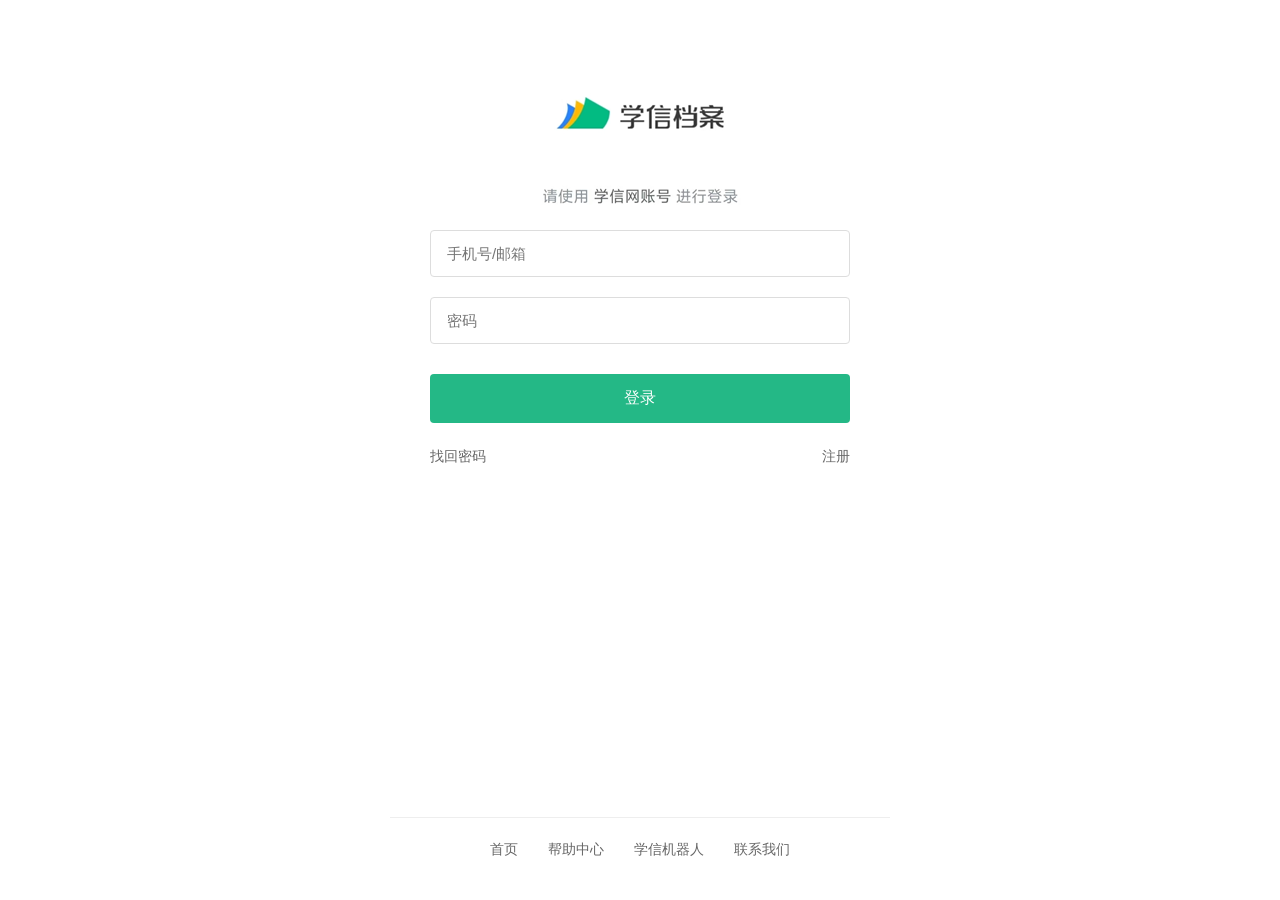
<file: index.html>
<!DOCTYPE html>
<html>
	<head>
		<meta charset="utf-8" />
		<title>学信档案_登录</title>
	</head>
	<body>
		<!DOCTYPE html>
		<html lang="zh-CN">
		<head>
		    <meta charset="UTF-8">
		    <meta name="viewport" content="width=device-width, initial-scale=1.0">
			<link rel="stylesheet" href="css/new_file.css" />
		    <title>学信档案 - 登录</title>
		    <link rel="stylesheet" href="https://cdnjs.cloudflare.com/ajax/libs/font-awesome/6.4.0/css/all.min.css">
		</head>
		<body>
		    <div class="header">
		        <img src="img/ti2.png" class="xy" style="width: auto;"/>
		    </div>
		    
		    <div class="container">
		        <form id="loginForm">
		            <div class="form-group">
		                <input type="text" id="username" class="form-control" placeholder="手机号/邮箱" required>
		            </div>
		            
		            <div class="form-group">
		                <input type="password" id="password" class="form-control" placeholder="密码" required>
		            </div>
		            
		            <a href="y2.html">
						<button type="button" class="btn-login">登录</button>
					</a>
		            
		            <div class="form-links">
		                <a href="#">找回密码</a>
		                <a href="#">注册</a>
		            </div>
		        </form>
		    </div>
		    
		    <div class="footer-nav">
		        <a href="#">首页</a>
		        <a href="#">帮助中心</a>
		        <a href="#">学信机器人</a>
		        <a href="#">联系我们</a>
		    </div>
		    
		    <!-- <script>
		        document.getElementById('loginForm').addEventListener('submit', function(e) {
		            e.preventDefault();
		            
		            const username = document.getElementById('username').value;
		            const password = document.getElementById('password').value;
		            
		            if(!username || !password) {
		                alert('请输入手机号/邮箱和密码');
		                return;
		            }
		            
		            // 模拟登录过程
		            alert('正在登录...');
		            // 实际应用中这里会有AJAX请求
		        });
		    </script> -->
		</body>
		</html>
		
	</body>
</html>
</file>
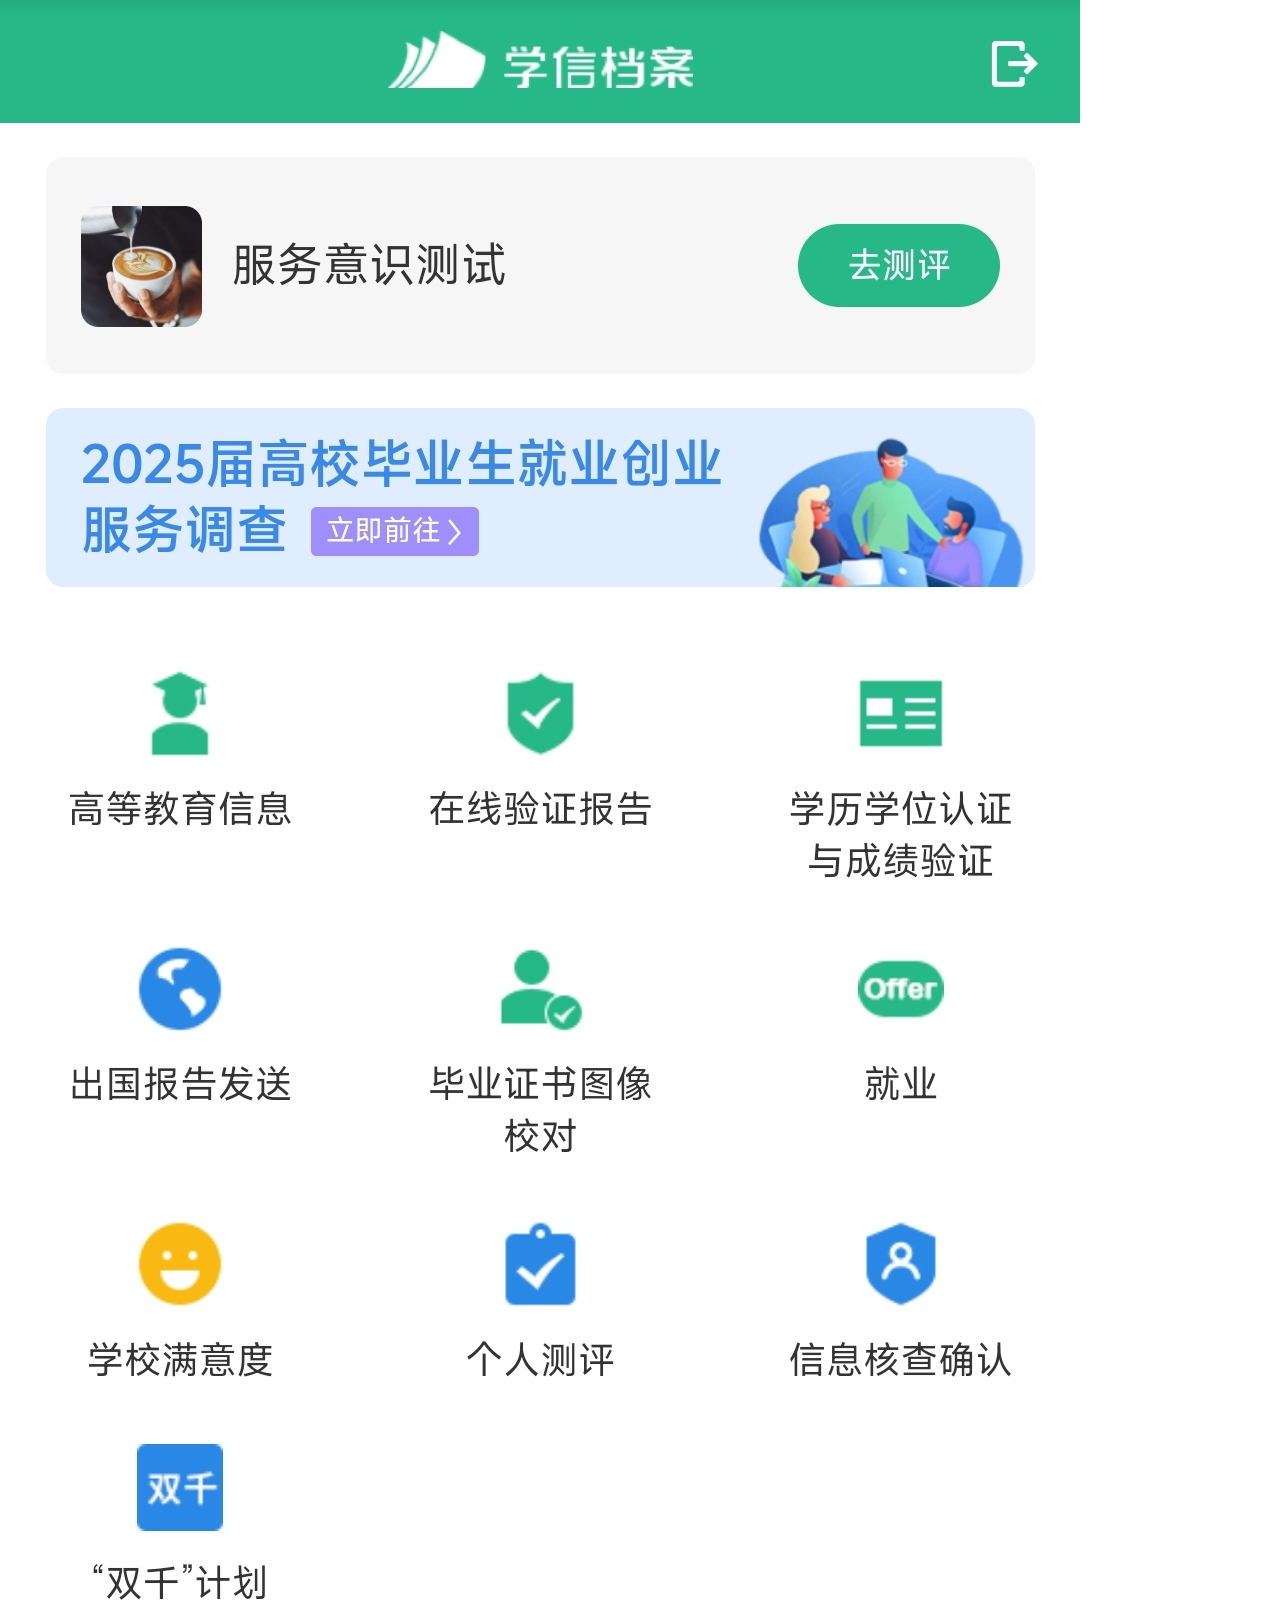
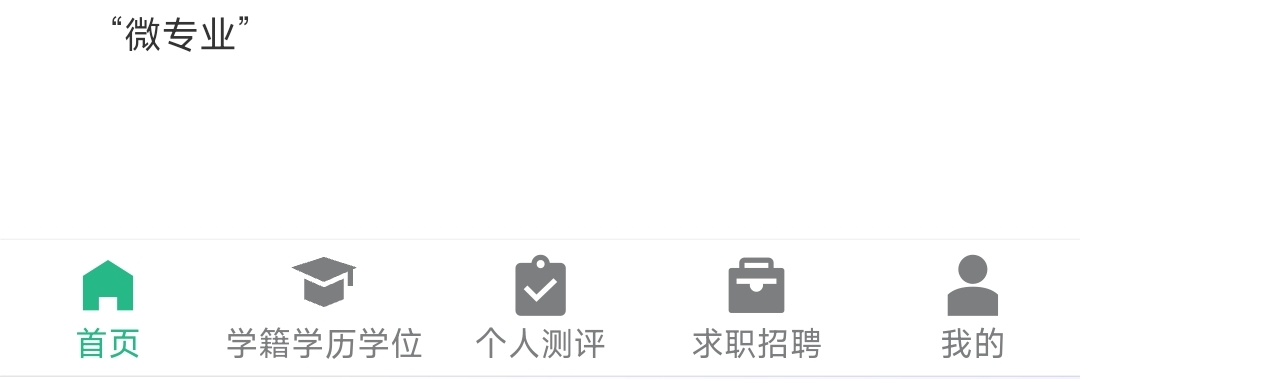
<file: y2.html>
<!DOCTYPE html>
<html>
	<head>
		<meta charset="utf-8">
		<title>学信档案</title>
	</head>
	<body style="margin: 0px;">
		<a href="ym25.html">
			<img src="img/ym2.jpg" alt="" srcset="" />
		</a>
	</body>
</html>
</file>
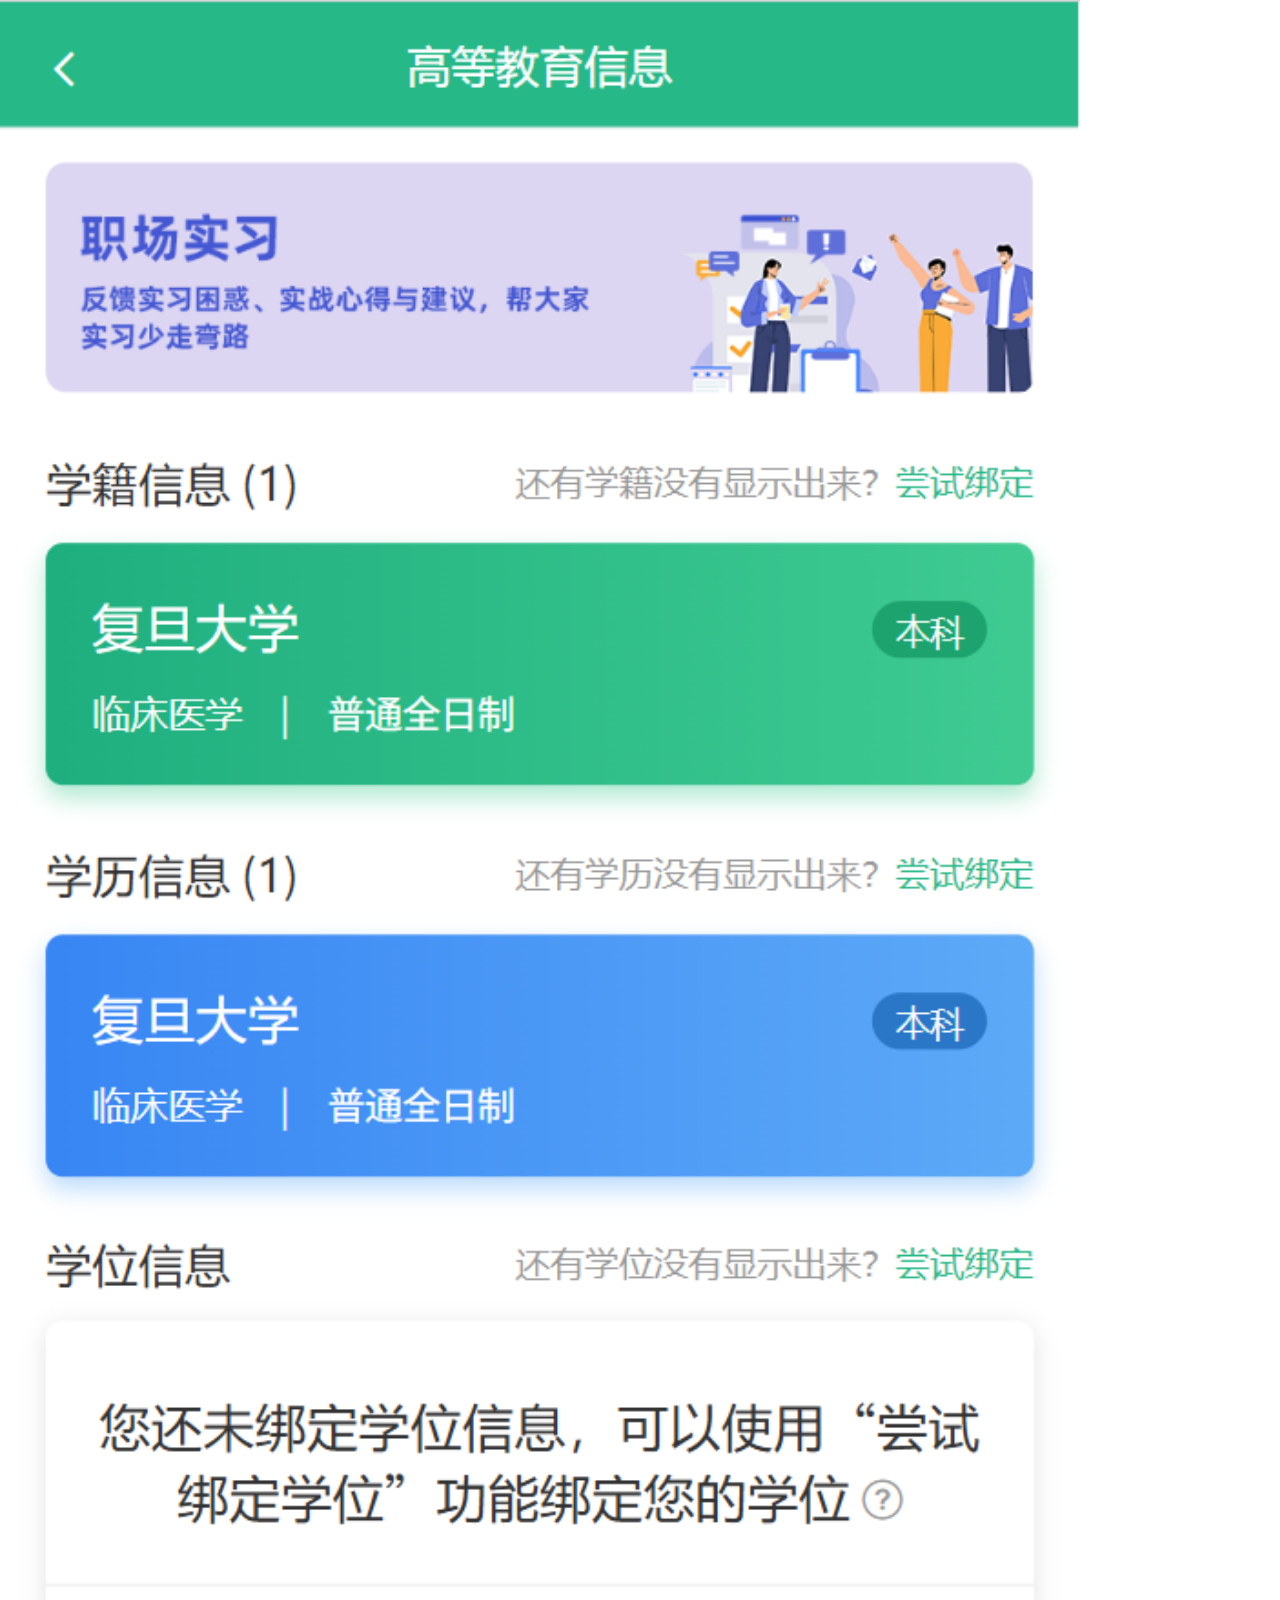
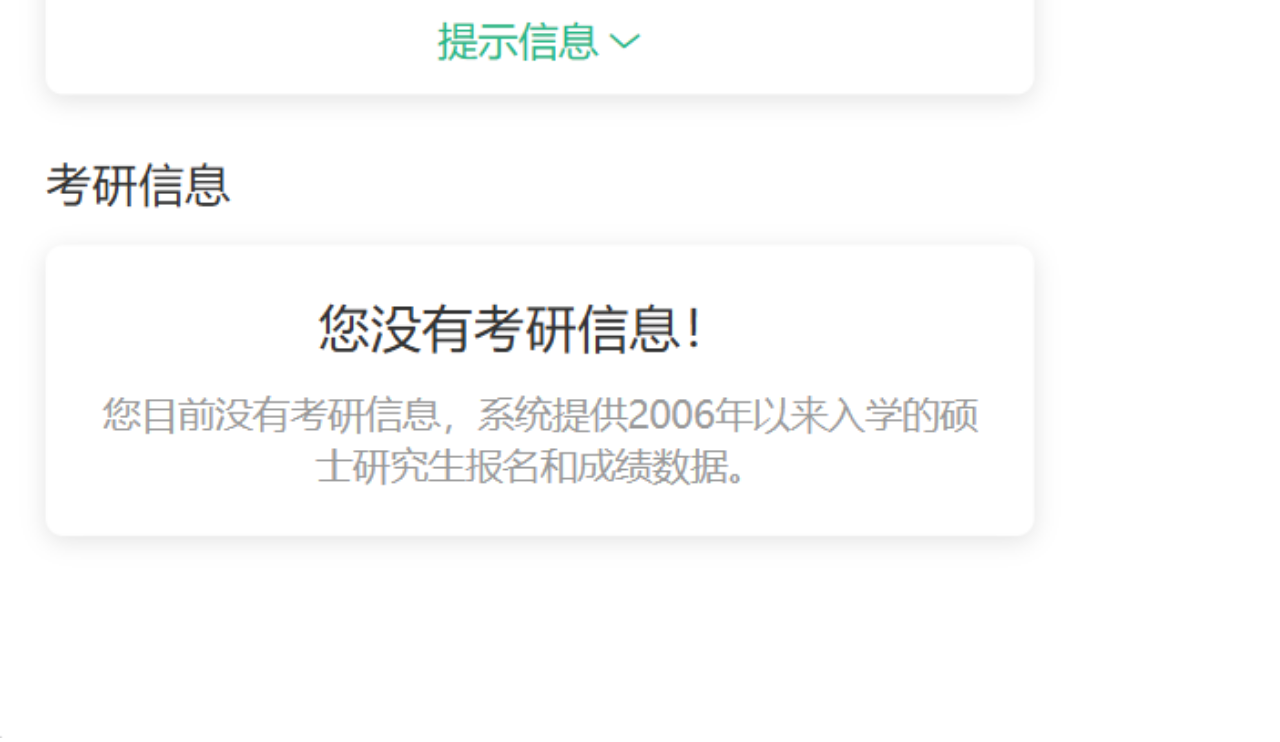
<file: ym25.html>
<!DOCTYPE html>
<html>
	<head>
		<meta charset="utf-8">
		<title>学信档案</title>
	</head>
	<body style="margin: 0px;">
		<a href="ym3.html">
			<img src="img/zh.png" alt="" srcset=""  style="width: 1080px;" class="tt"/>
		</a>
	</body>
</html>
</file>
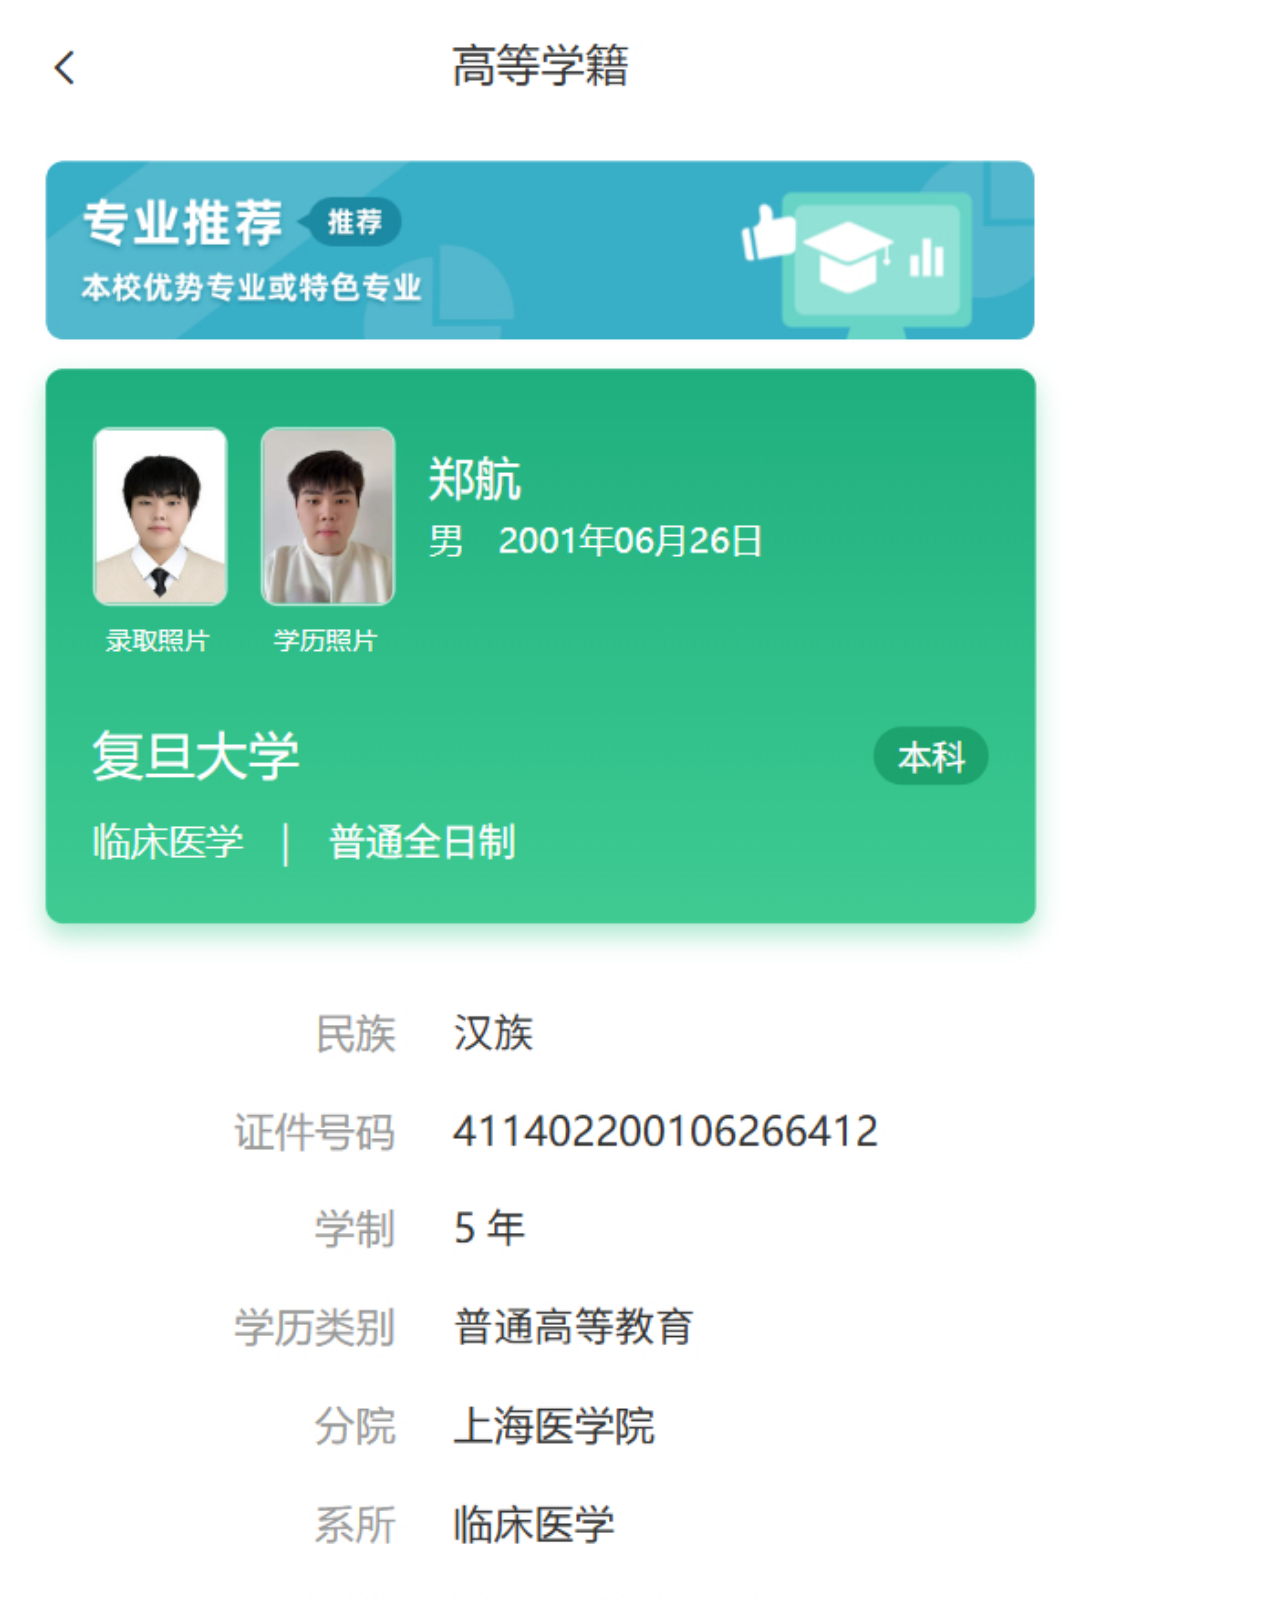
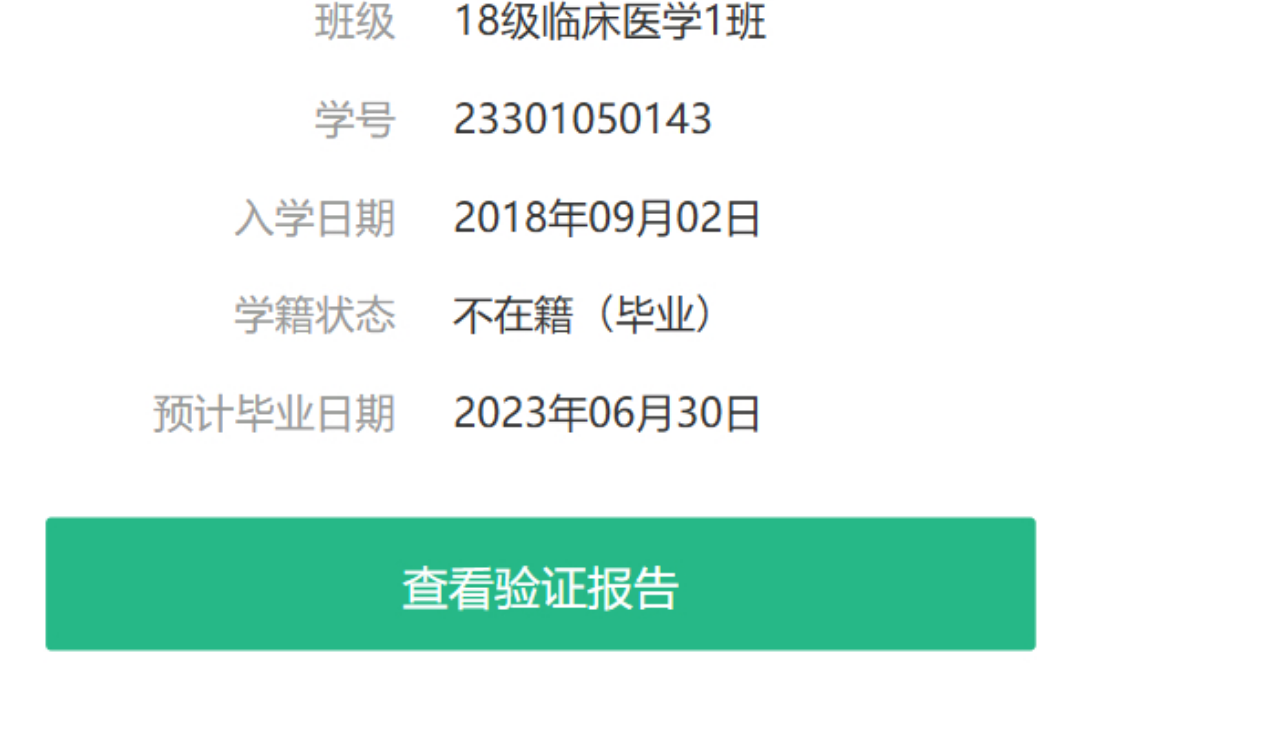
<file: ym3.html>
<!DOCTYPE html>
<html>
	<head>
		<meta charset="utf-8">
		<title>学信档案</title>
		<link rel="stylesheet" href="css/new_file.css" />
	</head>
	<body style="align-items: initial; margin: 0px; padding: 0px;">
		<div style="align-items: initial;">
			<img src="img/zh.jpg" alt="" style="width: 1080px;;" srcset=""/>
		</div>
	</body>
</html>
</file>
<file: css/new_file.css>
* {
            margin: 0;
            padding: 0;
            box-sizing: border-box;
            font-family: 'Microsoft YaHei', 'Segoe UI', Arial, sans-serif;
        }
        
        body {
            background-color: #fffff;
            color: #333;
            line-height: 1.6;
            min-height: 100vh;
            display: flex;
            flex-direction: column;
            align-items: center;
            padding: 20px;
        }
        
        .header {
            width: none%;
            /* max-width: 500px; */
            text-align: center;
            padding: 30px 0 0px;
        }
        
        .title {
            font-size: 28px;
            font-weight: bold;
            color: #1a3a6c;
            margin-bottom: 8px;
            letter-spacing: 1px;
        }
        
        .subtitle {
            font-size: 16px;
            color: #666;
        }
        
        .container {
            border-radius: 8px;
            width: 100%;
            max-width: 420px;
            padding: 0px;
            margin: 10px 0 30px;
        }
        
        .form-group {
            margin-bottom: 20px;
        }
        
        .form-group label {
            display: block;
            margin-bottom: 8px;
            font-size: 15px;
            color: #555;
            font-weight: 500;
        }
        
        .form-control {
            width: 100%;
            padding: 14px 16px;
            border: 1px solid #ddd;
            border-radius: 4px;
            font-size: 15px;
            transition: border-color 0.2s;
            outline: none;
        }
        
        .form-control:focus {
            border-color: #24B886;
            /* box-shadow: 0 0 0 2px rgba(26, 86, 219, 0.1); */
        }
        
        .btn-login {
            width: 100%;
            padding: 14px;
            background: #24B886;
            border: none;
            border-radius: 4px;
            color: white;
            font-size: 16px;
            font-weight: 500;
            cursor: pointer;
            transition: background 0.2s;
            margin-top: 10px;
        }
        
        
        .form-links {
            display: flex;
            justify-content: space-between;
            margin-top: 22px;
            font-size: 14px;
        }
        
        .form-links a {
            color: #666;
            text-decoration: none;
        }
        
        .form-links a:hover {
            text-decoration: underline;
        }
        
        .footer-nav {
            width: 100%;
            max-width: 500px;
            display: flex;
            justify-content: center;
            gap: 30px;
            padding: 20px 0;
            flex-wrap: wrap;
            border-top: 1px solid #eee;
            margin-top: auto;
        }
        
        .footer-nav a {
            color: #666;
            text-decoration: none;
            font-size: 14px;
            white-space: nowrap;
        }
        
        .footer-nav a:hover {
            color: #1a56db;
        }
        
        @media (max-width: 100px) {
            .header {
                padding: 25px 0 0px;
            }
            
            .title {
                font-size: 24px;
            }
            
            .subtitle {
                font-size: 14px;
            }
            
            .container {
                padding: 0px 20px;
            }
            
            .form-control {
                padding: 12px 14px;
                font-size: 14px;
            }
            
            .btn-login {
                padding: 13px;
                font-size: 15px;
            }
            
            .form-links {
                flex-direction: column;
                gap: 12px;
                align-items: center;
            }
            
            .footer-nav {
                gap: 20px;
                padding: 15px 0;
            }
			.xy{
				
			}
        }
        
        @media (max-width: 50px) {
            .footer-nav {
                gap: 15px;
            }
            
            .footer-nav a {
                font-size: 13px;
            }
			/* .xy{
			display: flex;
			justify-content: center; */
			}
        }
		.tt{
			width: 100%;
			height: 100%;
		}
		/* .xy{
			height: 300px;
			width: ;
		} */
</file>
